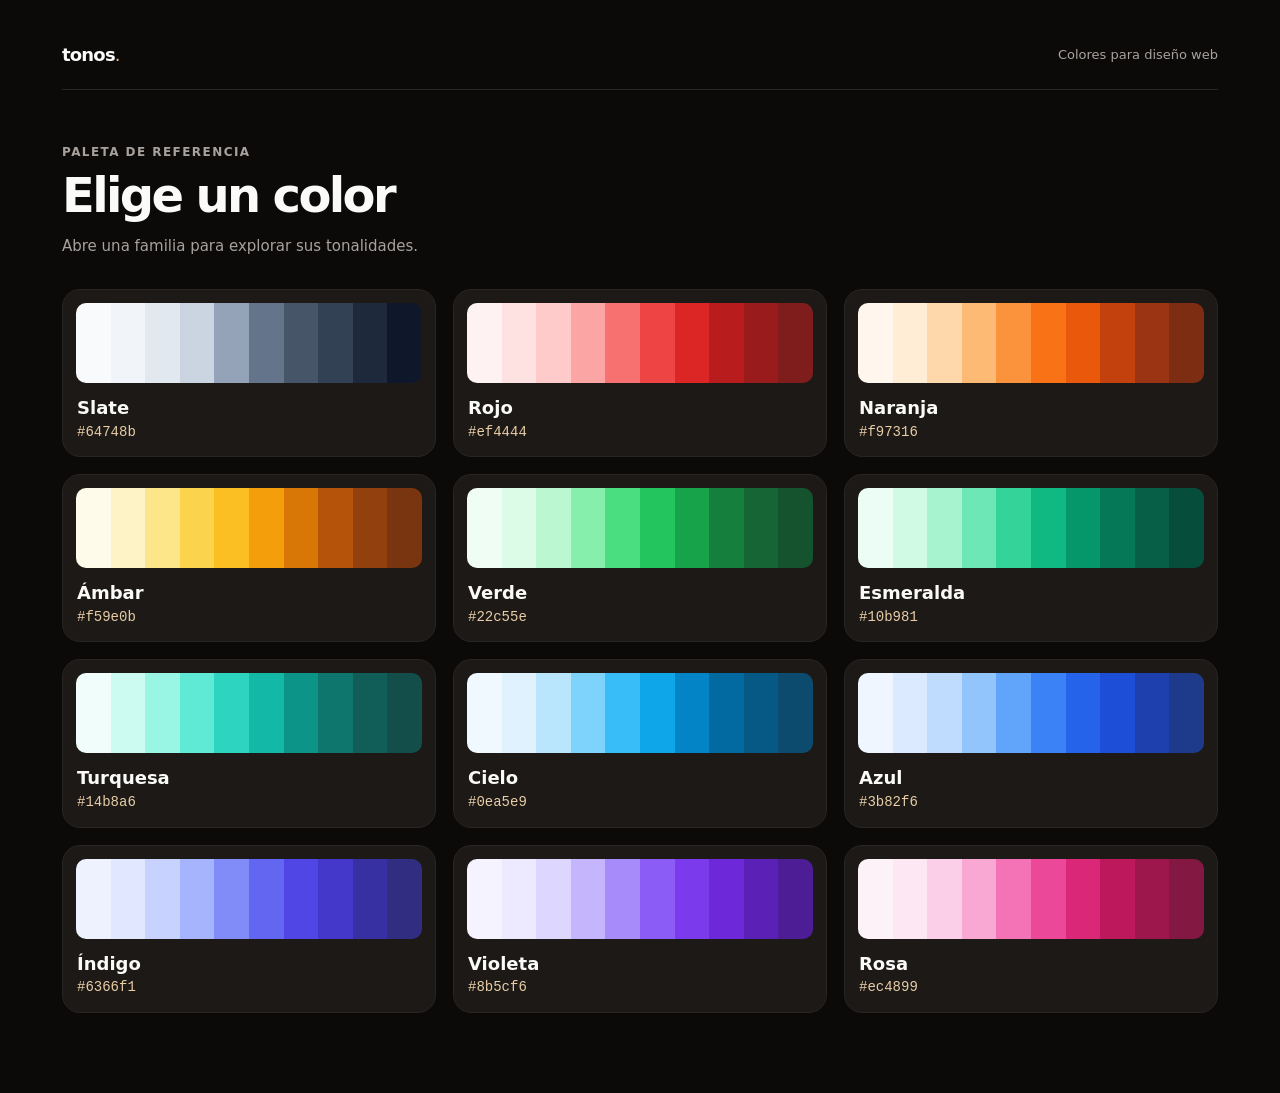
<file: index.html>
<!doctype html><html lang="es"><head><meta charset="utf-8"><meta name="viewport" content="width=device-width,initial-scale=1"><meta name="theme-color" content="#0c0a09"><meta name="description" content="Una referencia sencilla de tonalidades y códigos HEX para diseñar webs."><title>Tonos · Colores para diseño web</title><link rel="icon" type="image/svg+xml" href="data:image/svg+xml,%3Csvg xmlns='http://www.w3.org/2000/svg' viewBox='0 0 32 32'%3E%3Crect width='32' height='32' rx='7' fill='%2320242a'/%3E%3Ccircle cx='16' cy='16' r='9' fill='%232779bd'/%3E%3C/svg%3E"><link rel="stylesheet" href="styles.css"></head><body data-color=""><div class="shell"><header class="topbar"><a class="brand" href="" aria-label="Tonos, inicio">tonos<span>.</span></a><span class="top-note">Colores para diseño web</span></header><main id="app"></main></div><div id="toast" class="toast" role="status" aria-live="polite"></div><script src="app.js" defer></script></body></html>
</file>
<file: styles.css>
:root{font-family:Inter,ui-sans-serif,system-ui,-apple-system,BlinkMacSystemFont,"Segoe UI",sans-serif;color:#fafaf9;background:#0c0a09;font-synthesis:none}
*{box-sizing:border-box}body{margin:0;min-width:320px}button,a{font:inherit}a{color:inherit;text-decoration:none}button{cursor:pointer}
.shell{max-width:1240px;margin:auto;padding:44px 42px 80px}
.topbar{display:flex;align-items:center;justify-content:space-between;border-bottom:1px solid #292524;padding-bottom:24px}.brand{font-size:18px;letter-spacing:-.045em;font-weight:760}.brand span{color:#e7bd82;font-weight:460}.top-note{font-size:13px;color:#a8a29e}
.heading{margin:55px 0 31px}.eyebrow{font-size:12px;font-weight:700;letter-spacing:.12em;text-transform:uppercase;color:#a8a29e;margin:0 0 11px}.heading h1{font-size:clamp(32px,4vw,48px);letter-spacing:-.055em;line-height:1.08;margin:0;font-weight:680}.description{color:#a8a29e;font-size:15px;line-height:1.55;margin:13px 0 0}
.family-grid{display:grid;grid-template-columns:repeat(3,minmax(0,1fr));gap:17px}.family{display:block;border:1px solid #292524;border-radius:18px;padding:13px;background:#1c1917;transition:transform .15s,border-color .15s,box-shadow .15s}.family:hover{transform:translateY(-2px);border-color:#57534e;box-shadow:0 9px 26px #0005}.family:focus-visible,.swatch:focus-visible,.back:focus-visible{outline:3px solid #e7bd82;outline-offset:3px}.family-preview{height:80px;border-radius:10px}.family-meta{display:flex;flex-direction:column;gap:4px;padding:14px 1px 1px}.family-name{font-size:18px;font-weight:660;line-height:1.2}.family-code{font-family:ui-monospace,SFMono-Regular,Menlo,Consolas,monospace;font-size:14px;color:#e8cda6;line-height:1.4}
.back{display:inline-flex;gap:8px;align-items:center;color:#b7b1a9;font-size:14px;padding:9px 0}.back:hover{color:#fff}.detail-heading{margin:38px 0 38px}.detail-heading h1{display:flex;align-items:center;gap:13px}.title-dot{width:19px;height:19px;border-radius:50%;background:var(--color);flex:none}
.tone-grid{display:grid;grid-template-columns:repeat(5,minmax(0,1fr));column-gap:20px;row-gap:33px}.swatch{border:0;padding:0;background:transparent;text-align:left;min-width:0}.code-row{display:flex;gap:8px;align-items:center;min-height:28px;margin-bottom:9px}.scale-label{color:#a8a29e;font-size:13px;font-weight:650;margin-right:auto}.hex{font-family:ui-monospace,SFMono-Regular,Menlo,Consolas,monospace;font-size:14px;font-weight:580;color:#e7e5e4;letter-spacing:.01em}.copy-icon{width:16px;height:16px;flex:none;color:#a8a29e;opacity:0;transition:opacity .15s}.swatch:hover .copy-icon,.swatch:focus-visible .copy-icon{opacity:1}.color-block{display:block;background:var(--color);height:180px;border-radius:7px;border:1px solid #ffffff12;transition:box-shadow .15s,transform .15s}.swatch:hover .color-block{box-shadow:0 0 0 3px #ffffff4a;transform:translateY(-2px)}.swatch:active .color-block{transform:scale(.99)}
.toast{position:fixed;left:50%;bottom:28px;transform:translate(-50%,12px);opacity:0;pointer-events:none;background:#fafaf9;color:#1c1917;border-radius:8px;padding:11px 16px;font-size:14px;box-shadow:0 8px 26px #0006;transition:opacity .18s,transform .18s}.toast.visible{opacity:1;transform:translate(-50%,0)}
@media(max-width:900px){.family-grid{grid-template-columns:repeat(2,1fr)}.tone-grid{grid-template-columns:repeat(4,1fr)}}
@media(max-width:620px){.shell{padding:25px 18px 60px}.top-note{display:none}.heading{margin:42px 0 25px}.family-grid{grid-template-columns:1fr;gap:13px}.family-preview{height:76px}.detail-heading{margin:29px 0 30px}.tone-grid{grid-template-columns:repeat(2,minmax(0,1fr));gap:23px 12px}.color-block{height:135px}.hex{font-size:13px}.copy-icon{display:none}}
@media(max-width:380px){.color-block{height:108px}}
</file>
